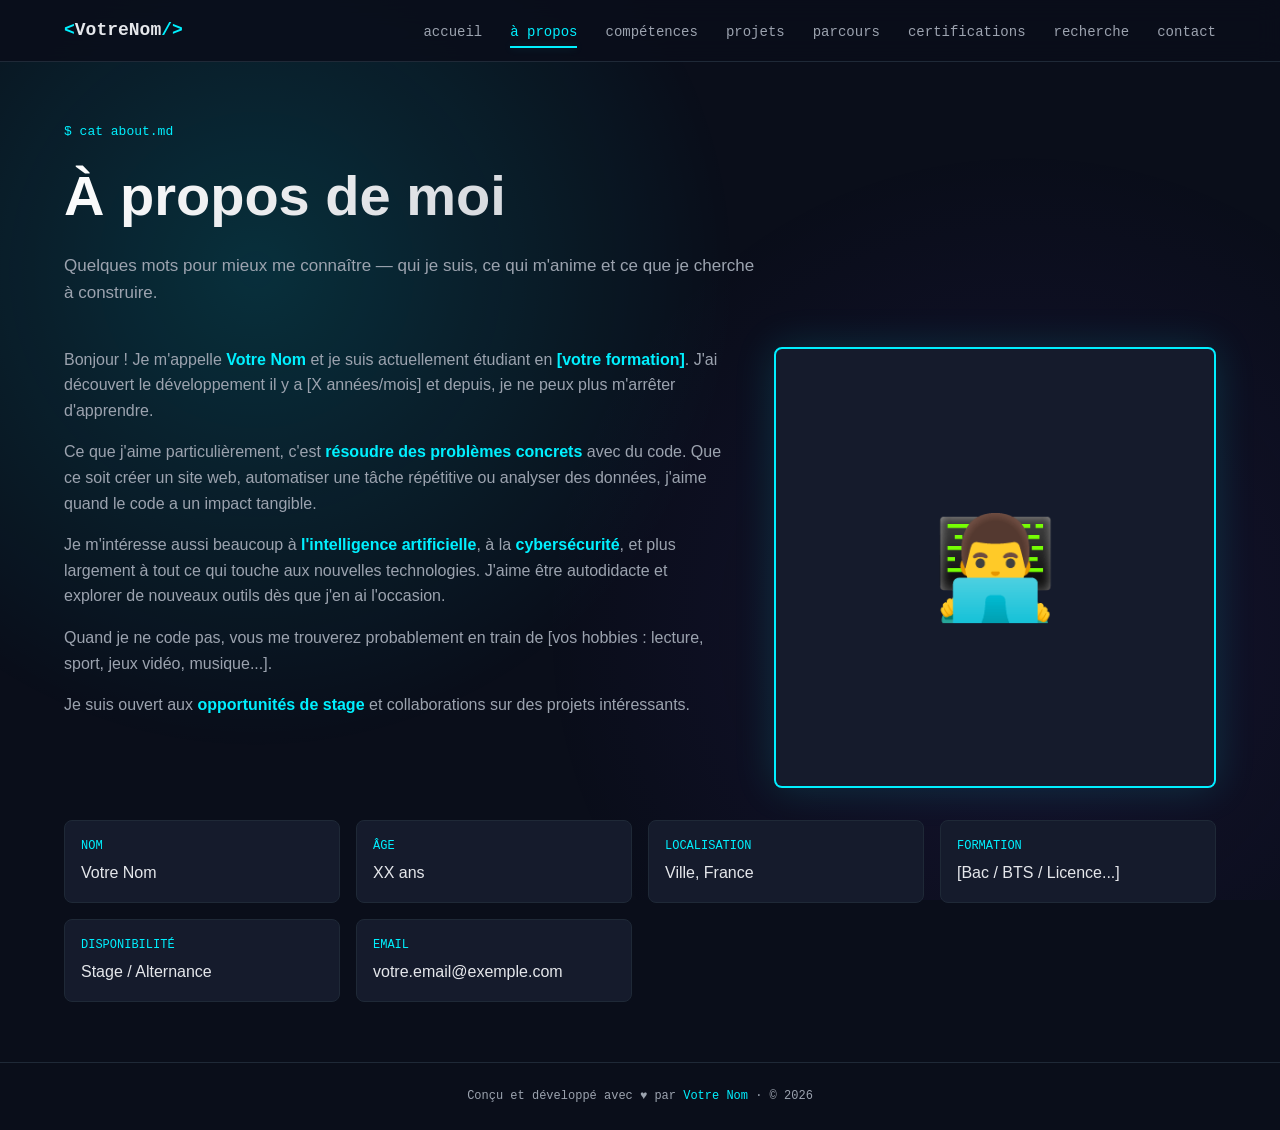
<file: about.html>
<!DOCTYPE html>
<html lang="fr">
<head>
<meta charset="UTF-8">
<meta name="viewport" content="width=device-width, initial-scale=1.0">
<title>À propos — Votre Nom</title>
<link rel="stylesheet" href="style.css">
</head>
<body>

<nav>
  <div class="nav-container">
    <a href="index.html" class="logo">&lt;<span>VotreNom</span>/&gt;</a>
    <ul class="nav-links">
      <li><a href="index.html">accueil</a></li>
      <li><a href="about.html">à propos</a></li>
      <li><a href="skills.html">compétences</a></li>
      <li><a href="projects.html">projets</a></li>
      <li><a href="experience.html">parcours</a></li>
      <li><a href="certifications.html">certifications</a></li>
      <li><a href="search.html">recherche</a></li>
      <li><a href="contact.html">contact</a></li>
    </ul>
    <button class="menu-toggle">☰</button>
  </div>
</nav>

<main>
  <section class="page-section">
    <div class="page-header">
      <div class="breadcrumb">$ cat about.md</div>
      <h1>À propos de moi</h1>
      <p>Quelques mots pour mieux me connaître — qui je suis, ce qui m'anime et ce que je cherche à construire.</p>
    </div>

    <div class="about-grid reveal">
      <div class="about-text">
        <p>Bonjour ! Je m'appelle <strong>Votre Nom</strong> et je suis actuellement étudiant en <strong>[votre formation]</strong>. J'ai découvert le développement il y a [X années/mois] et depuis, je ne peux plus m'arrêter d'apprendre.</p>
        <p>Ce que j'aime particulièrement, c'est <strong>résoudre des problèmes concrets</strong> avec du code. Que ce soit créer un site web, automatiser une tâche répétitive ou analyser des données, j'aime quand le code a un impact tangible.</p>
        <p>Je m'intéresse aussi beaucoup à <strong>l'intelligence artificielle</strong>, à la <strong>cybersécurité</strong>, et plus largement à tout ce qui touche aux nouvelles technologies. J'aime être autodidacte et explorer de nouveaux outils dès que j'en ai l'occasion.</p>
        <p>Quand je ne code pas, vous me trouverez probablement en train de [vos hobbies : lecture, sport, jeux vidéo, musique...].</p>
        <p>Je suis ouvert aux <strong>opportunités de stage</strong> et collaborations sur des projets intéressants.</p>
      </div>
      <div class="avatar"></div>
    </div>

    <div class="info-list reveal">
      <div class="info-item">
        <div class="label">Nom</div>
        <div class="value">Votre Nom</div>
      </div>
      <div class="info-item">
        <div class="label">Âge</div>
        <div class="value">XX ans</div>
      </div>
      <div class="info-item">
        <div class="label">Localisation</div>
        <div class="value">Ville, France</div>
      </div>
      <div class="info-item">
        <div class="label">Formation</div>
        <div class="value">[Bac / BTS / Licence...]</div>
      </div>
      <div class="info-item">
        <div class="label">Disponibilité</div>
        <div class="value">Stage / Alternance</div>
      </div>
      <div class="info-item">
        <div class="label">Email</div>
        <div class="value">votre.email@exemple.com</div>
      </div>
    </div>
  </section>
</main>

<footer>
  Conçu et développé avec ♥ par <a href="index.html">Votre Nom</a> · © 2026
</footer>

<script src="script.js"></script>
</body>
</html>
</file>
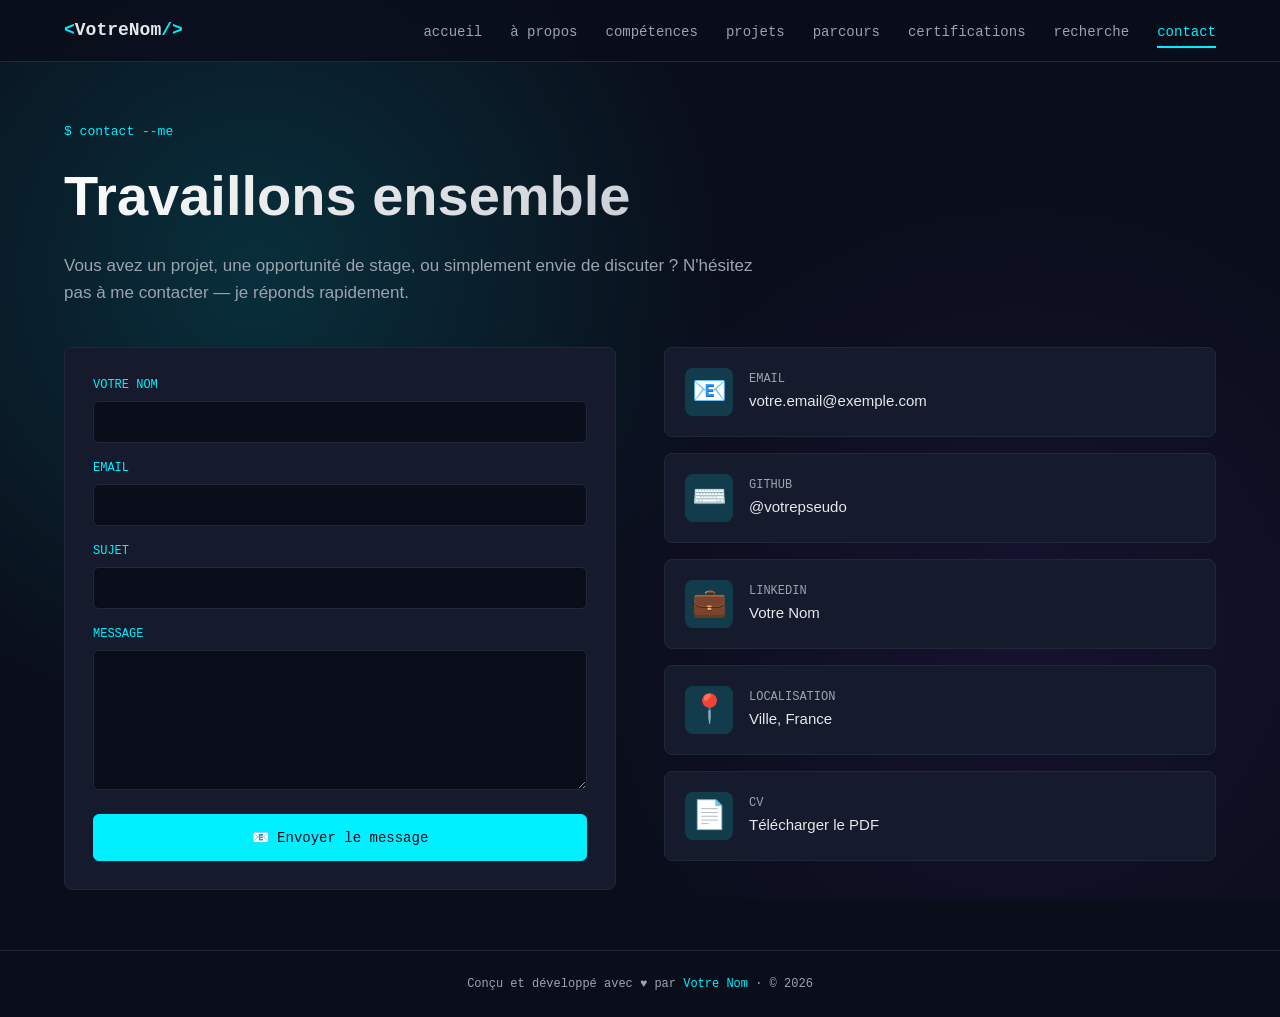
<file: contact.html>
<!DOCTYPE html>
<html lang="fr">
<head>
<meta charset="UTF-8">
<meta name="viewport" content="width=device-width, initial-scale=1.0">
<title>Contact — Votre Nom</title>
<link rel="stylesheet" href="style.css">
</head>
<body>

<nav>
  <div class="nav-container">
    <a href="index.html" class="logo">&lt;<span>VotreNom</span>/&gt;</a>
    <ul class="nav-links">
      <li><a href="index.html">accueil</a></li>
      <li><a href="about.html">à propos</a></li>
      <li><a href="skills.html">compétences</a></li>
      <li><a href="projects.html">projets</a></li>
      <li><a href="experience.html">parcours</a></li>
      <li><a href="certifications.html">certifications</a></li>
      <li><a href="search.html">recherche</a></li>
      <li><a href="contact.html">contact</a></li>
    </ul>
    <button class="menu-toggle">☰</button>
  </div>
</nav>

<main>
  <section class="page-section">
    <div class="page-header">
      <div class="breadcrumb">$ contact --me</div>
      <h1>Travaillons ensemble</h1>
      <p>Vous avez un projet, une opportunité de stage, ou simplement envie de discuter ? N'hésitez pas à me contacter — je réponds rapidement.</p>
    </div>

    <div class="contact-grid reveal">
      <form class="contact-form" id="contactForm">
        <div class="form-group">
          <label for="name">Votre nom</label>
          <input type="text" id="name" required>
        </div>
        <div class="form-group">
          <label for="email">Email</label>
          <input type="email" id="email" required>
        </div>
        <div class="form-group">
          <label for="subject">Sujet</label>
          <input type="text" id="subject" required>
        </div>
        <div class="form-group">
          <label for="message">Message</label>
          <textarea id="message" required></textarea>
        </div>
        <button type="submit" class="btn btn-primary" style="width: 100%; justify-content: center;">📧 Envoyer le message</button>
      </form>

      <div class="contact-info">
        <a href="mailto:votre.email@exemple.com" class="contact-link">
          <div class="icon">📧</div>
          <div>
            <div class="label">Email</div>
            <div class="value">votre.email@exemple.com</div>
          </div>
        </a>
        <a href="https://github.com/votrepseudo" class="contact-link">
          <div class="icon">⌨️</div>
          <div>
            <div class="label">GitHub</div>
            <div class="value">@votrepseudo</div>
          </div>
        </a>
        <a href="https://linkedin.com/in/votre-profil" class="contact-link">
          <div class="icon">💼</div>
          <div>
            <div class="label">LinkedIn</div>
            <div class="value">Votre Nom</div>
          </div>
        </a>
        <a href="#" class="contact-link">
          <div class="icon">📍</div>
          <div>
            <div class="label">Localisation</div>
            <div class="value">Ville, France</div>
          </div>
        </a>
        <a href="#" class="contact-link">
          <div class="icon">📄</div>
          <div>
            <div class="label">CV</div>
            <div class="value">Télécharger le PDF</div>
          </div>
        </a>
      </div>
    </div>
  </section>
</main>

<footer>
  Conçu et développé avec ♥ par <a href="index.html">Votre Nom</a> · © 2026
</footer>

<script src="script.js"></script>
</body>
</html>
</file>
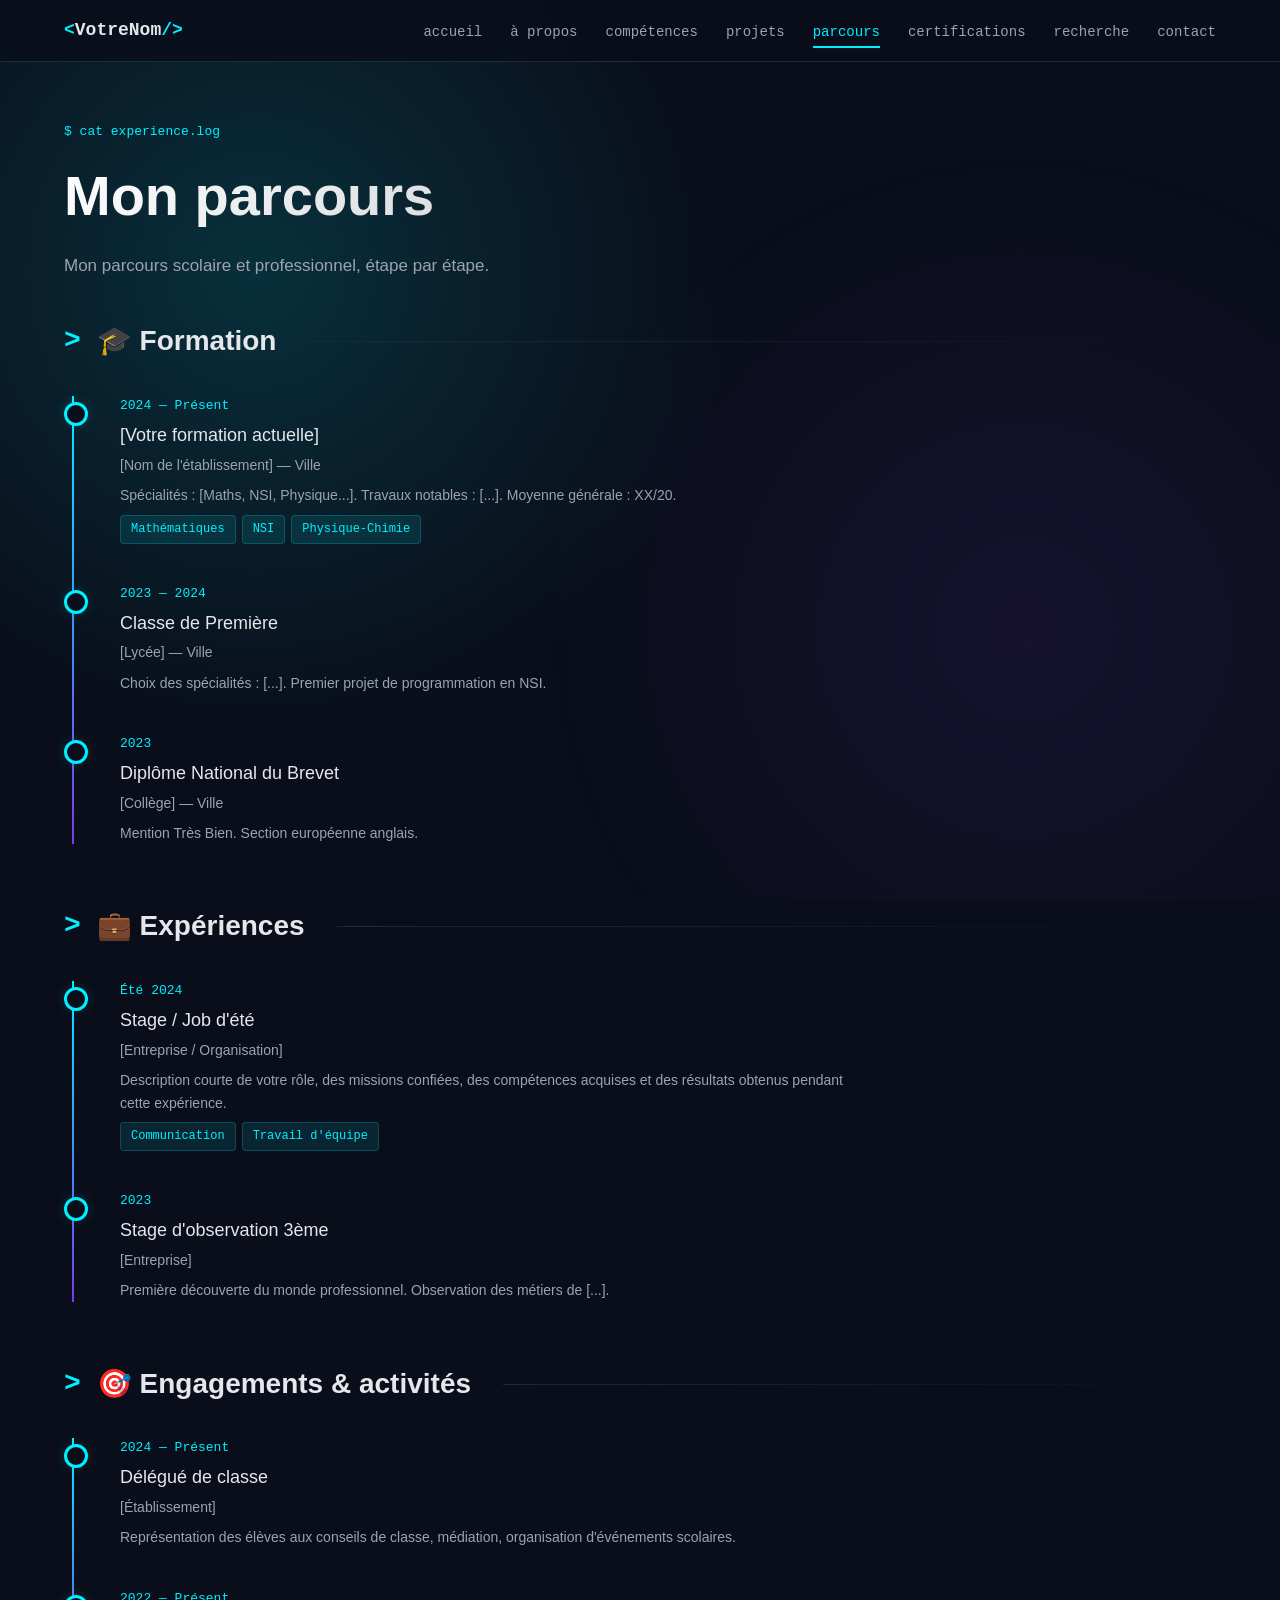
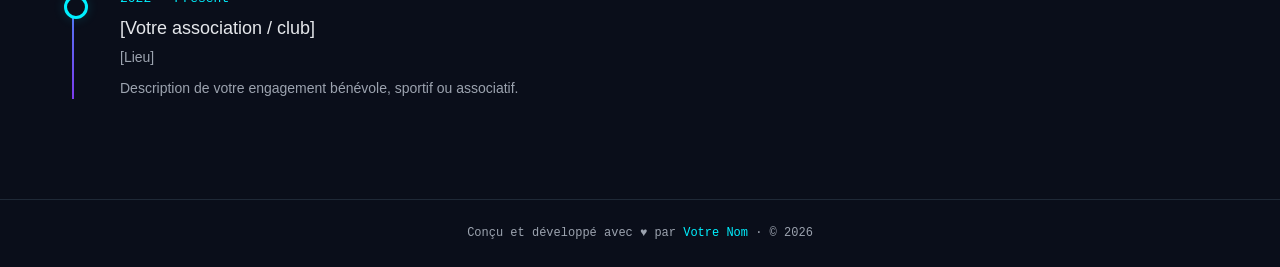
<file: experience.html>
<!DOCTYPE html>
<html lang="fr">
<head>
<meta charset="UTF-8">
<meta name="viewport" content="width=device-width, initial-scale=1.0">
<title>Parcours — Votre Nom</title>
<link rel="stylesheet" href="style.css">
</head>
<body>

<nav>
  <div class="nav-container">
    <a href="index.html" class="logo">&lt;<span>VotreNom</span>/&gt;</a>
    <ul class="nav-links">
      <li><a href="index.html">accueil</a></li>
      <li><a href="about.html">à propos</a></li>
      <li><a href="skills.html">compétences</a></li>
      <li><a href="projects.html">projets</a></li>
      <li><a href="experience.html">parcours</a></li>
      <li><a href="certifications.html">certifications</a></li>
      <li><a href="search.html">recherche</a></li>
      <li><a href="contact.html">contact</a></li>
    </ul>
    <button class="menu-toggle">☰</button>
  </div>
</nav>

<main>
  <section class="page-section">
    <div class="page-header">
      <div class="breadcrumb">$ cat experience.log</div>
      <h1>Mon parcours</h1>
      <p>Mon parcours scolaire et professionnel, étape par étape.</p>
    </div>

    <h2>🎓 Formation</h2>
    <div class="timeline reveal">
      <div class="timeline-item">
        <div class="timeline-date">2024 — Présent</div>
        <div class="timeline-title">[Votre formation actuelle]</div>
        <div class="timeline-place">[Nom de l'établissement] — Ville</div>
        <div class="timeline-desc">Spécialités : [Maths, NSI, Physique...]. Travaux notables : [...]. Moyenne générale : XX/20.</div>
        <div class="timeline-tags">
          <span class="tag">Mathématiques</span>
          <span class="tag">NSI</span>
          <span class="tag">Physique-Chimie</span>
        </div>
      </div>
      <div class="timeline-item">
        <div class="timeline-date">2023 — 2024</div>
        <div class="timeline-title">Classe de Première</div>
        <div class="timeline-place">[Lycée] — Ville</div>
        <div class="timeline-desc">Choix des spécialités : [...]. Premier projet de programmation en NSI.</div>
      </div>
      <div class="timeline-item">
        <div class="timeline-date">2023</div>
        <div class="timeline-title">Diplôme National du Brevet</div>
        <div class="timeline-place">[Collège] — Ville</div>
        <div class="timeline-desc">Mention Très Bien. Section européenne anglais.</div>
      </div>
    </div>

    <h2 style="margin-top: 60px;">💼 Expériences</h2>
    <div class="timeline reveal">
      <div class="timeline-item">
        <div class="timeline-date">Été 2024</div>
        <div class="timeline-title">Stage / Job d'été</div>
        <div class="timeline-place">[Entreprise / Organisation]</div>
        <div class="timeline-desc">Description courte de votre rôle, des missions confiées, des compétences acquises et des résultats obtenus pendant cette expérience.</div>
        <div class="timeline-tags">
          <span class="tag">Communication</span>
          <span class="tag">Travail d'équipe</span>
        </div>
      </div>
      <div class="timeline-item">
        <div class="timeline-date">2023</div>
        <div class="timeline-title">Stage d'observation 3ème</div>
        <div class="timeline-place">[Entreprise]</div>
        <div class="timeline-desc">Première découverte du monde professionnel. Observation des métiers de [...].</div>
      </div>
    </div>

    <h2 style="margin-top: 60px;">🎯 Engagements & activités</h2>
    <div class="timeline reveal">
      <div class="timeline-item">
        <div class="timeline-date">2024 — Présent</div>
        <div class="timeline-title">Délégué de classe</div>
        <div class="timeline-place">[Établissement]</div>
        <div class="timeline-desc">Représentation des élèves aux conseils de classe, médiation, organisation d'événements scolaires.</div>
      </div>
      <div class="timeline-item">
        <div class="timeline-date">2022 — Présent</div>
        <div class="timeline-title">[Votre association / club]</div>
        <div class="timeline-place">[Lieu]</div>
        <div class="timeline-desc">Description de votre engagement bénévole, sportif ou associatif.</div>
      </div>
    </div>
  </section>
</main>

<footer>
  Conçu et développé avec ♥ par <a href="index.html">Votre Nom</a> · © 2026
</footer>

<script src="script.js"></script>
</body>
</html>
</file>
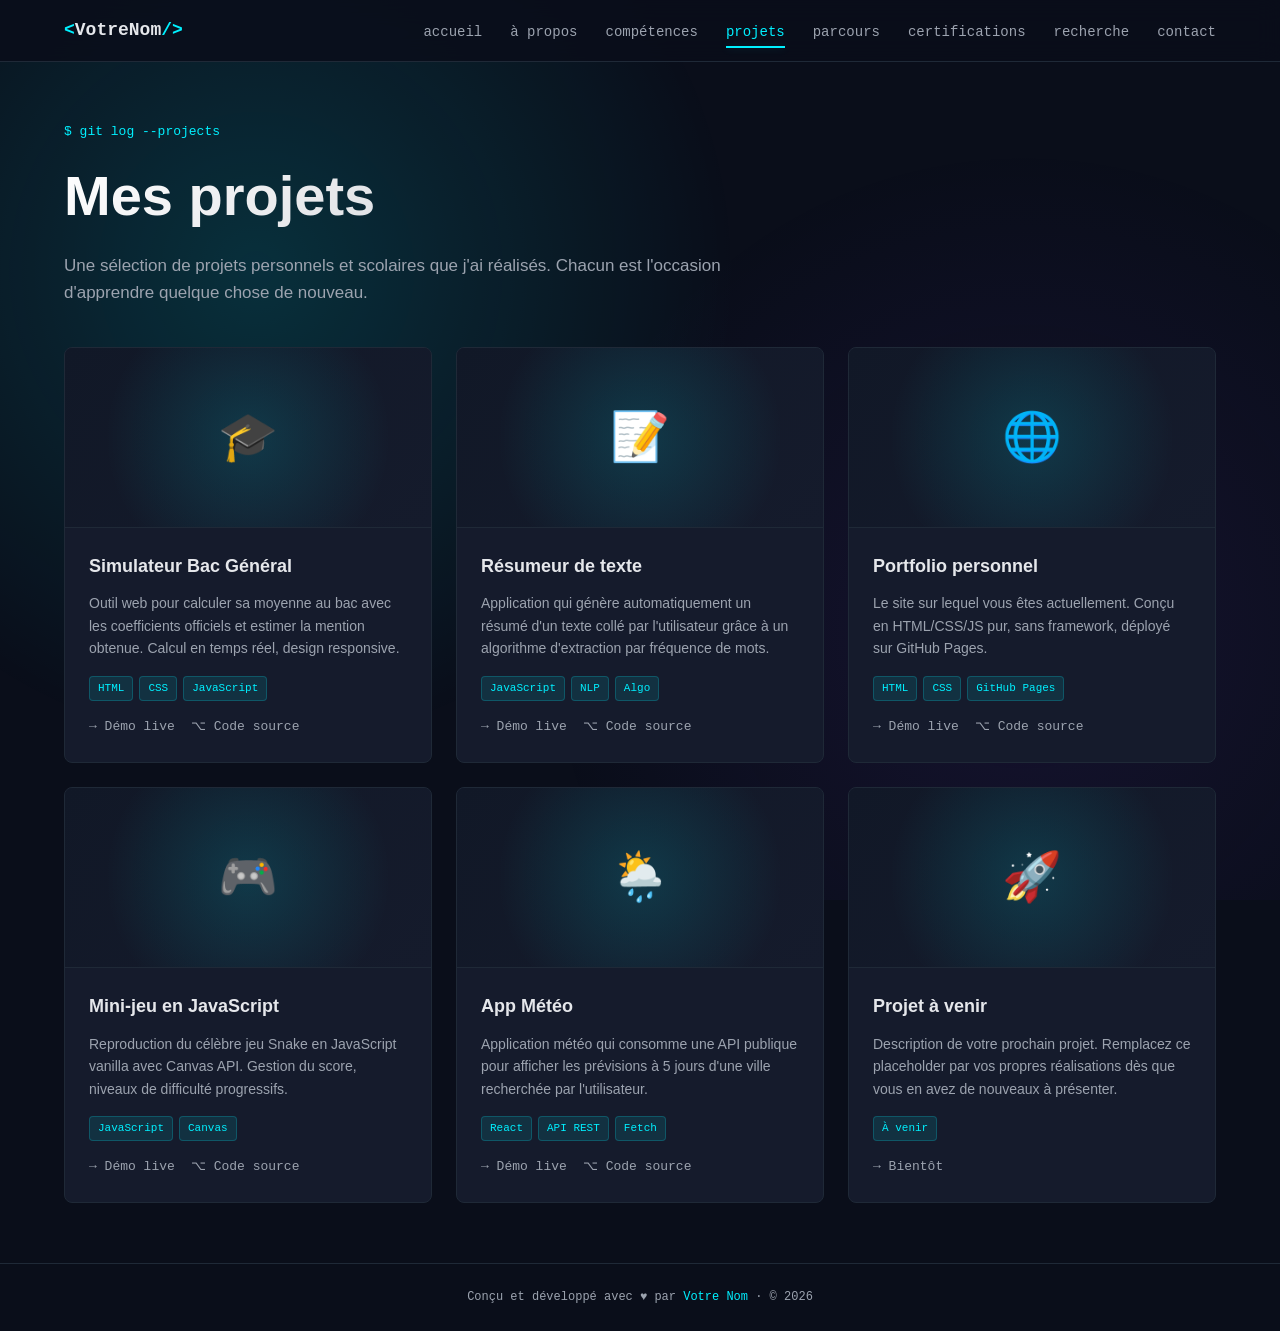
<file: projects.html>
<!DOCTYPE html>
<html lang="fr">
<head>
<meta charset="UTF-8">
<meta name="viewport" content="width=device-width, initial-scale=1.0">
<title>Projets — Votre Nom</title>
<link rel="stylesheet" href="style.css">
</head>
<body>

<nav>
  <div class="nav-container">
    <a href="index.html" class="logo">&lt;<span>VotreNom</span>/&gt;</a>
    <ul class="nav-links">
      <li><a href="index.html">accueil</a></li>
      <li><a href="about.html">à propos</a></li>
      <li><a href="skills.html">compétences</a></li>
      <li><a href="projects.html">projets</a></li>
      <li><a href="experience.html">parcours</a></li>
      <li><a href="certifications.html">certifications</a></li>
      <li><a href="search.html">recherche</a></li>
      <li><a href="contact.html">contact</a></li>
    </ul>
    <button class="menu-toggle">☰</button>
  </div>
</nav>

<main>
  <section class="page-section">
    <div class="page-header">
      <div class="breadcrumb">$ git log --projects</div>
      <h1>Mes projets</h1>
      <p>Une sélection de projets personnels et scolaires que j'ai réalisés. Chacun est l'occasion d'apprendre quelque chose de nouveau.</p>
    </div>

    <div class="projects-grid reveal">
      <article class="project-card">
        <div class="project-thumb"><span>🎓</span></div>
        <div class="project-body">
          <h3>Simulateur Bac Général</h3>
          <p>Outil web pour calculer sa moyenne au bac avec les coefficients officiels et estimer la mention obtenue. Calcul en temps réel, design responsive.</p>
          <div class="project-tech">
            <span class="tag">HTML</span>
            <span class="tag">CSS</span>
            <span class="tag">JavaScript</span>
          </div>
          <div class="project-links">
            <a href="#">→ Démo live</a>
            <a href="#">⌥ Code source</a>
          </div>
        </div>
      </article>

      <article class="project-card">
        <div class="project-thumb"><span>📝</span></div>
        <div class="project-body">
          <h3>Résumeur de texte</h3>
          <p>Application qui génère automatiquement un résumé d'un texte collé par l'utilisateur grâce à un algorithme d'extraction par fréquence de mots.</p>
          <div class="project-tech">
            <span class="tag">JavaScript</span>
            <span class="tag">NLP</span>
            <span class="tag">Algo</span>
          </div>
          <div class="project-links">
            <a href="#">→ Démo live</a>
            <a href="#">⌥ Code source</a>
          </div>
        </div>
      </article>

      <article class="project-card">
        <div class="project-thumb"><span>🌐</span></div>
        <div class="project-body">
          <h3>Portfolio personnel</h3>
          <p>Le site sur lequel vous êtes actuellement. Conçu en HTML/CSS/JS pur, sans framework, déployé sur GitHub Pages.</p>
          <div class="project-tech">
            <span class="tag">HTML</span>
            <span class="tag">CSS</span>
            <span class="tag">GitHub Pages</span>
          </div>
          <div class="project-links">
            <a href="#">→ Démo live</a>
            <a href="#">⌥ Code source</a>
          </div>
        </div>
      </article>

      <article class="project-card">
        <div class="project-thumb"><span>🎮</span></div>
        <div class="project-body">
          <h3>Mini-jeu en JavaScript</h3>
          <p>Reproduction du célèbre jeu Snake en JavaScript vanilla avec Canvas API. Gestion du score, niveaux de difficulté progressifs.</p>
          <div class="project-tech">
            <span class="tag">JavaScript</span>
            <span class="tag">Canvas</span>
          </div>
          <div class="project-links">
            <a href="#">→ Démo live</a>
            <a href="#">⌥ Code source</a>
          </div>
        </div>
      </article>

      <article class="project-card">
        <div class="project-thumb"><span>🌦️</span></div>
        <div class="project-body">
          <h3>App Météo</h3>
          <p>Application météo qui consomme une API publique pour afficher les prévisions à 5 jours d'une ville recherchée par l'utilisateur.</p>
          <div class="project-tech">
            <span class="tag">React</span>
            <span class="tag">API REST</span>
            <span class="tag">Fetch</span>
          </div>
          <div class="project-links">
            <a href="#">→ Démo live</a>
            <a href="#">⌥ Code source</a>
          </div>
        </div>
      </article>

      <article class="project-card">
        <div class="project-thumb"><span>🚀</span></div>
        <div class="project-body">
          <h3>Projet à venir</h3>
          <p>Description de votre prochain projet. Remplacez ce placeholder par vos propres réalisations dès que vous en avez de nouveaux à présenter.</p>
          <div class="project-tech">
            <span class="tag">À venir</span>
          </div>
          <div class="project-links">
            <a href="#">→ Bientôt</a>
          </div>
        </div>
      </article>
    </div>
  </section>
</main>

<footer>
  Conçu et développé avec ♥ par <a href="index.html">Votre Nom</a> · © 2026
</footer>

<script src="script.js"></script>
</body>
</html>
</file>
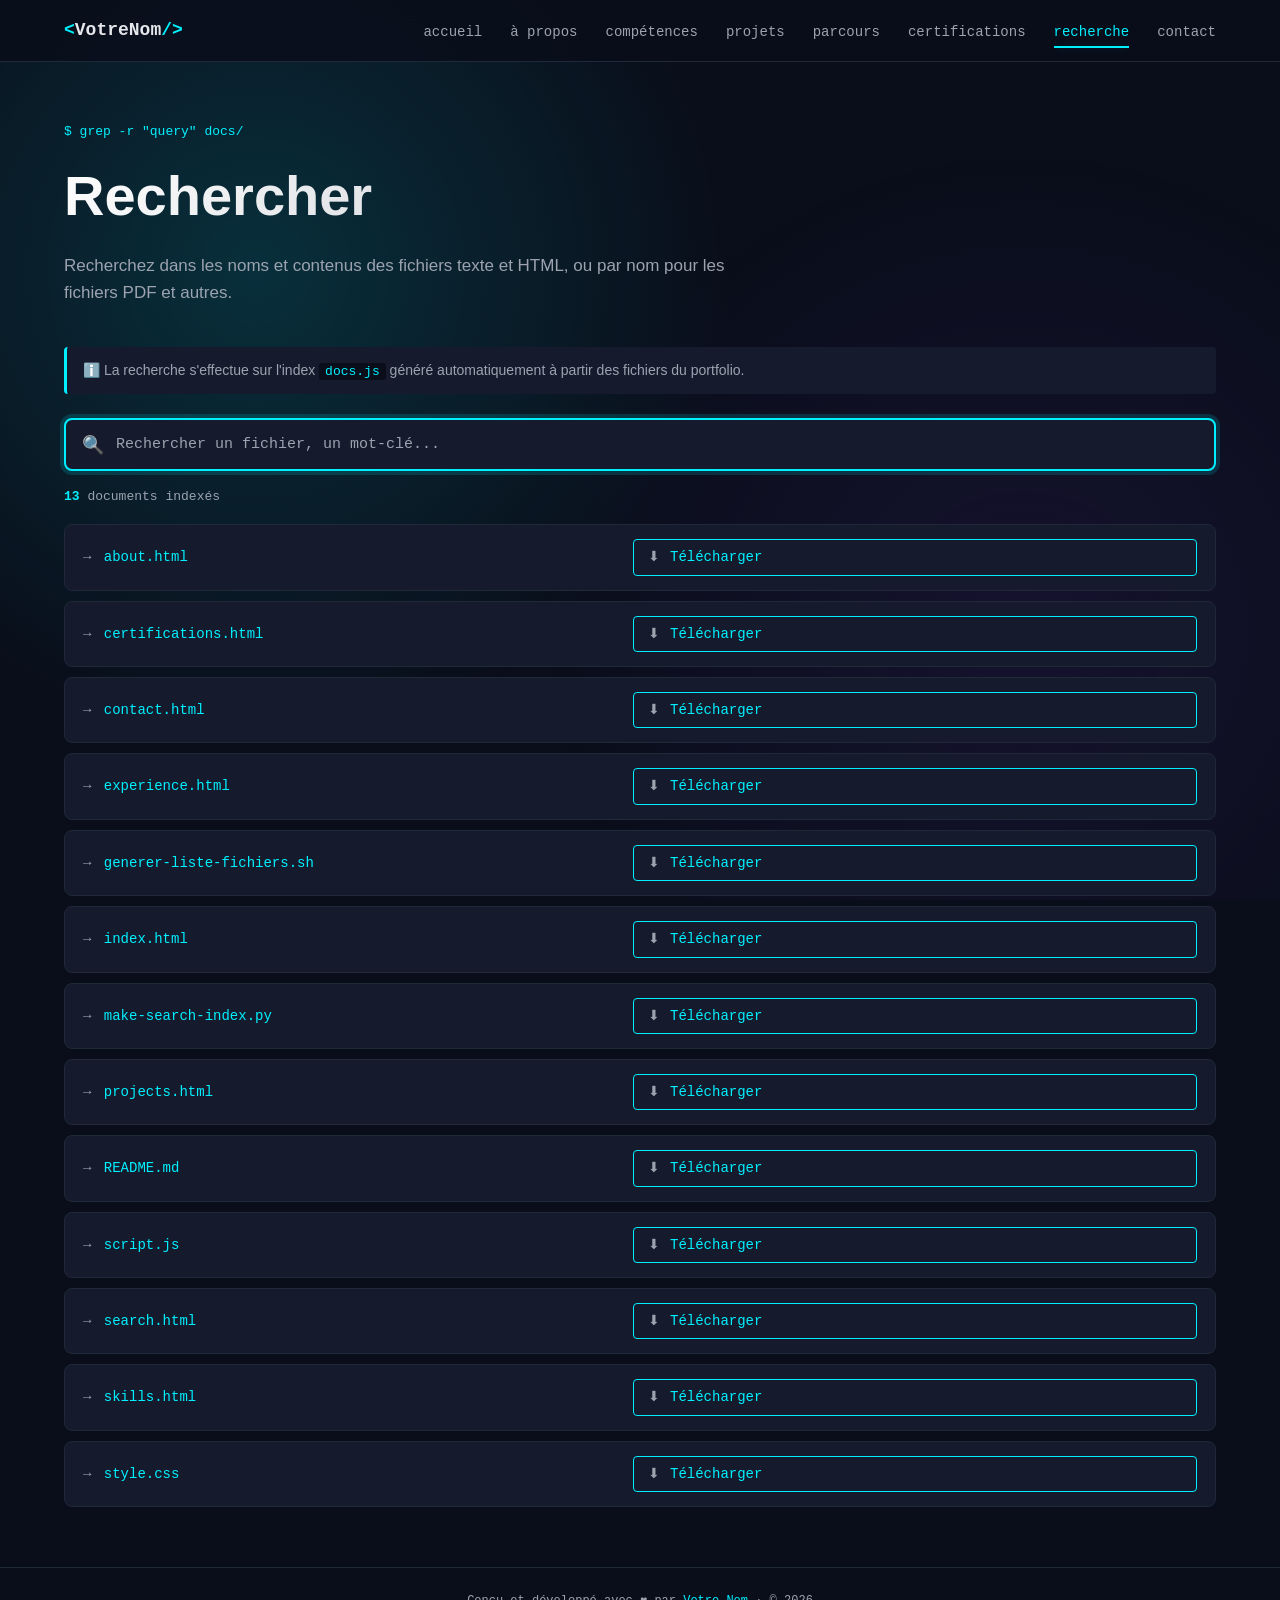
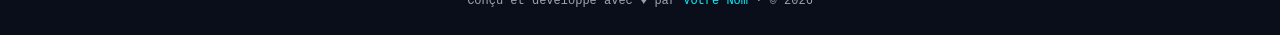
<file: search.html>
<!DOCTYPE html>
<html lang="fr">
<head>
<meta charset="UTF-8">
<meta name="viewport" content="width=device-width, initial-scale=1">
<title>Recherche — Votre Nom</title>
<meta name="description" content="Rechercher les noms ou les contenus des fichiers texte et .html mais uniquement les noms pour les .pdf et autres fichiers.">
<link rel="icon" href="favicon.png" type="image/png">
<link rel="stylesheet" href="style.css">
<style>
  /* ----- Search-specific styles (intégrés au thème sombre/tech) ----- */
  .search-box {
    position: relative;
    margin-bottom: 16px;
  }
  #search {
    width: 100%;
    box-sizing: border-box;
    padding: 16px 18px 16px 50px;
    font-size: 15px;
    font-family: 'JetBrains Mono', monospace;
    color: var(--text);
    background: var(--bg-card);
    border: 2px solid var(--border);
    border-radius: 8px;
    outline: none;
    transition: border-color 0.2s, box-shadow 0.2s;
  }
  #search::placeholder { color: var(--text-dim); }
  #search:focus {
    border-color: var(--accent);
    box-shadow: 0 0 0 4px var(--accent-glow);
  }
  .search-icon {
    position: absolute;
    left: 18px;
    top: 50%;
    transform: translateY(-50%);
    font-size: 18px;
    color: var(--accent);
    pointer-events: none;
  }

  #count {
    margin: 16px 0;
    font-family: 'JetBrains Mono', monospace;
    font-size: 13px;
    color: var(--text-dim);
  }
  #count strong { color: var(--accent); }

  /* Liste de résultats */
  #results ul {
    list-style: none;
    padding: 0;
    display: flex;
    flex-direction: column;
    gap: 10px;
  }
  #results li {
    background: var(--bg-card);
    border: 1px solid var(--border);
    border-radius: 8px;
    padding: 14px 18px;
    display: flex;
    align-items: center;
    justify-content: space-between;
    gap: 16px;
    transition: all 0.2s;
  }
  #results li:hover {
    border-color: var(--accent);
    transform: translateX(4px);
    box-shadow: 0 4px 16px rgba(0, 240, 255, 0.08);
  }
  #results a {
    color: var(--accent);
    text-decoration: none;
    font-family: 'JetBrains Mono', monospace;
    font-size: 14px;
    word-wrap: break-word;
    word-break: break-all;
    flex: 1;
    transition: color 0.2s;
  }
  #results a:hover {
    color: var(--text);
    text-decoration: none;
  }
  #results a::before {
    content: '→ ';
    color: var(--text-dim);
    margin-right: 4px;
  }

  /* Bouton Télécharger — version tech */
  .win98-btn {
    padding: 6px 14px;
    background: transparent;
    border: 1px solid var(--accent);
    border-radius: 4px;
    font-family: 'JetBrains Mono', monospace;
    font-size: 12px;
    text-decoration: none;
    display: inline-flex;
    align-items: center;
    gap: 6px;
    color: var(--accent) !important;
    transition: all 0.2s;
    flex-shrink: 0;
    cursor: pointer;
  }
  .win98-btn::before { content: '⬇'; }
  .win98-btn:hover {
    background: var(--accent);
    color: var(--bg) !important;
    box-shadow: 0 0 12px var(--accent-glow);
  }
  .win98-btn:active {
    transform: translateY(1px);
  }

  /* Annule le ::before sur le lien Télécharger */
  #results .win98-btn::before { content: '⬇'; }

  .info-banner {
    background: var(--bg-card);
    border-left: 3px solid var(--accent);
    border-radius: 4px;
    padding: 12px 16px;
    color: var(--text-dim);
    font-size: 14px;
    margin-bottom: 24px;
  }
  .info-banner code {
    color: var(--accent);
    font-family: 'JetBrains Mono', monospace;
    font-size: 13px;
    background: var(--bg);
    padding: 1px 6px;
    border-radius: 3px;
  }

  .empty-msg {
    text-align: center;
    padding: 40px 20px;
    color: var(--text-dim);
    font-family: 'JetBrains Mono', monospace;
    font-size: 14px;
  }
</style>
</head>
<body>

<nav>
  <div class="nav-container">
    <a href="index.html" class="logo">&lt;<span>VotreNom</span>/&gt;</a>
    <ul class="nav-links">
      <li><a href="index.html">accueil</a></li>
      <li><a href="about.html">à propos</a></li>
      <li><a href="skills.html">compétences</a></li>
      <li><a href="projects.html">projets</a></li>
      <li><a href="experience.html">parcours</a></li>
      <li><a href="certifications.html">certifications</a></li>
      <li><a href="search.html">recherche</a></li>
      <li><a href="contact.html">contact</a></li>
    </ul>
    <button class="menu-toggle">☰</button>
  </div>
</nav>

<main>
  <section class="page-section">
    <div class="page-header">
      <div class="breadcrumb">$ grep -r "query" docs/</div>
      <h1>Rechercher</h1>
      <p>Recherchez dans les noms et contenus des fichiers texte et HTML, ou par nom pour les fichiers PDF et autres.</p>
    </div>

    <div class="info-banner">
      ℹ️ La recherche s'effectue sur l'index <code>docs.js</code> généré automatiquement à partir des fichiers du portfolio.
    </div>

    <div class="search-box">
      <span class="search-icon">🔍</span>
      <input id="search" onkeyup="doSearch()" placeholder="Rechercher un fichier, un mot-clé..." aria-label="Champ de recherche" autofocus>
    </div>

    <div id="count"></div>
    <div id="results"></div>
  </section>
</main>

<footer>
  Conçu et développé avec ♥ par <a href="index.html">Votre Nom</a> · © 2026
</footer>

<!-- Inclusion automatique de l'index généré -->
<script src="docs.js"></script>
<script src="script.js"></script>

<script>
  // Debug : vérifier que docs est bien chargé
  if(typeof docs !== 'undefined') console.log('Index chargé :', docs.length + ' documents');

function doSearch() {
  var q = document.getElementById("search").value.toLowerCase();
  var out = "<ul>";
  var found = 0;

  if(typeof docs === 'undefined'){
    document.getElementById("count").innerHTML =
      '<span style="color:#ef4444">⚠️ docs.js introuvable — l\'index n\'est pas chargé.</span>';
    document.getElementById("results").innerHTML = '';
    return;
  }

  for (var i=0; i<docs.length; i++) {
    if (docs[i].content.toLowerCase().indexOf(q) !== -1) {
      out += "<li>"
          + "<a href='" + docs[i].url + "' target='_self'>" + docs[i].title + "</a>"
          + " <a href='" + docs[i].url + "' download class='win98-btn'>Télécharger</a>"
          + "</li>";
      found++;
    }
  }

  out += "</ul>";

  // Affichage du compteur
  if(q.length === 0){
    document.getElementById("count").innerHTML =
      '<strong>' + found + '</strong> document' + (found > 1 ? 's' : '') + ' indexé' + (found > 1 ? 's' : '');
  } else {
    document.getElementById("count").innerHTML = found > 0
      ? '<strong>' + found + '</strong> résultat' + (found > 1 ? 's' : '') + ' pour "<strong>' + q + '</strong>"'
      : '<span style="color:var(--text-dim)">Aucun résultat pour "<strong style="color:var(--accent)">' + q + '</strong>"</span>';
  }

  // Affichage des résultats
  document.getElementById("results").innerHTML = found > 0
    ? out
    : (q.length > 0 ? '<div class="empty-msg">🔍 Aucun fichier ne correspond à votre recherche.</div>' : '');

  // Sauvegarde
  sessionStorage.setItem("lastQuery", q);
  sessionStorage.setItem("lastResults", out);
  sessionStorage.setItem("lastCount", found);
}

// Au chargement de la page, restaurer la dernière recherche
window.addEventListener('load', function() {
  if (sessionStorage.getItem("lastQuery")) {
    document.getElementById("search").value = sessionStorage.getItem("lastQuery");
  }
  // Lancer la recherche pour afficher l'état actuel (ou la liste complète)
  doSearch();
});
</script>

</body>
</html>
</file>
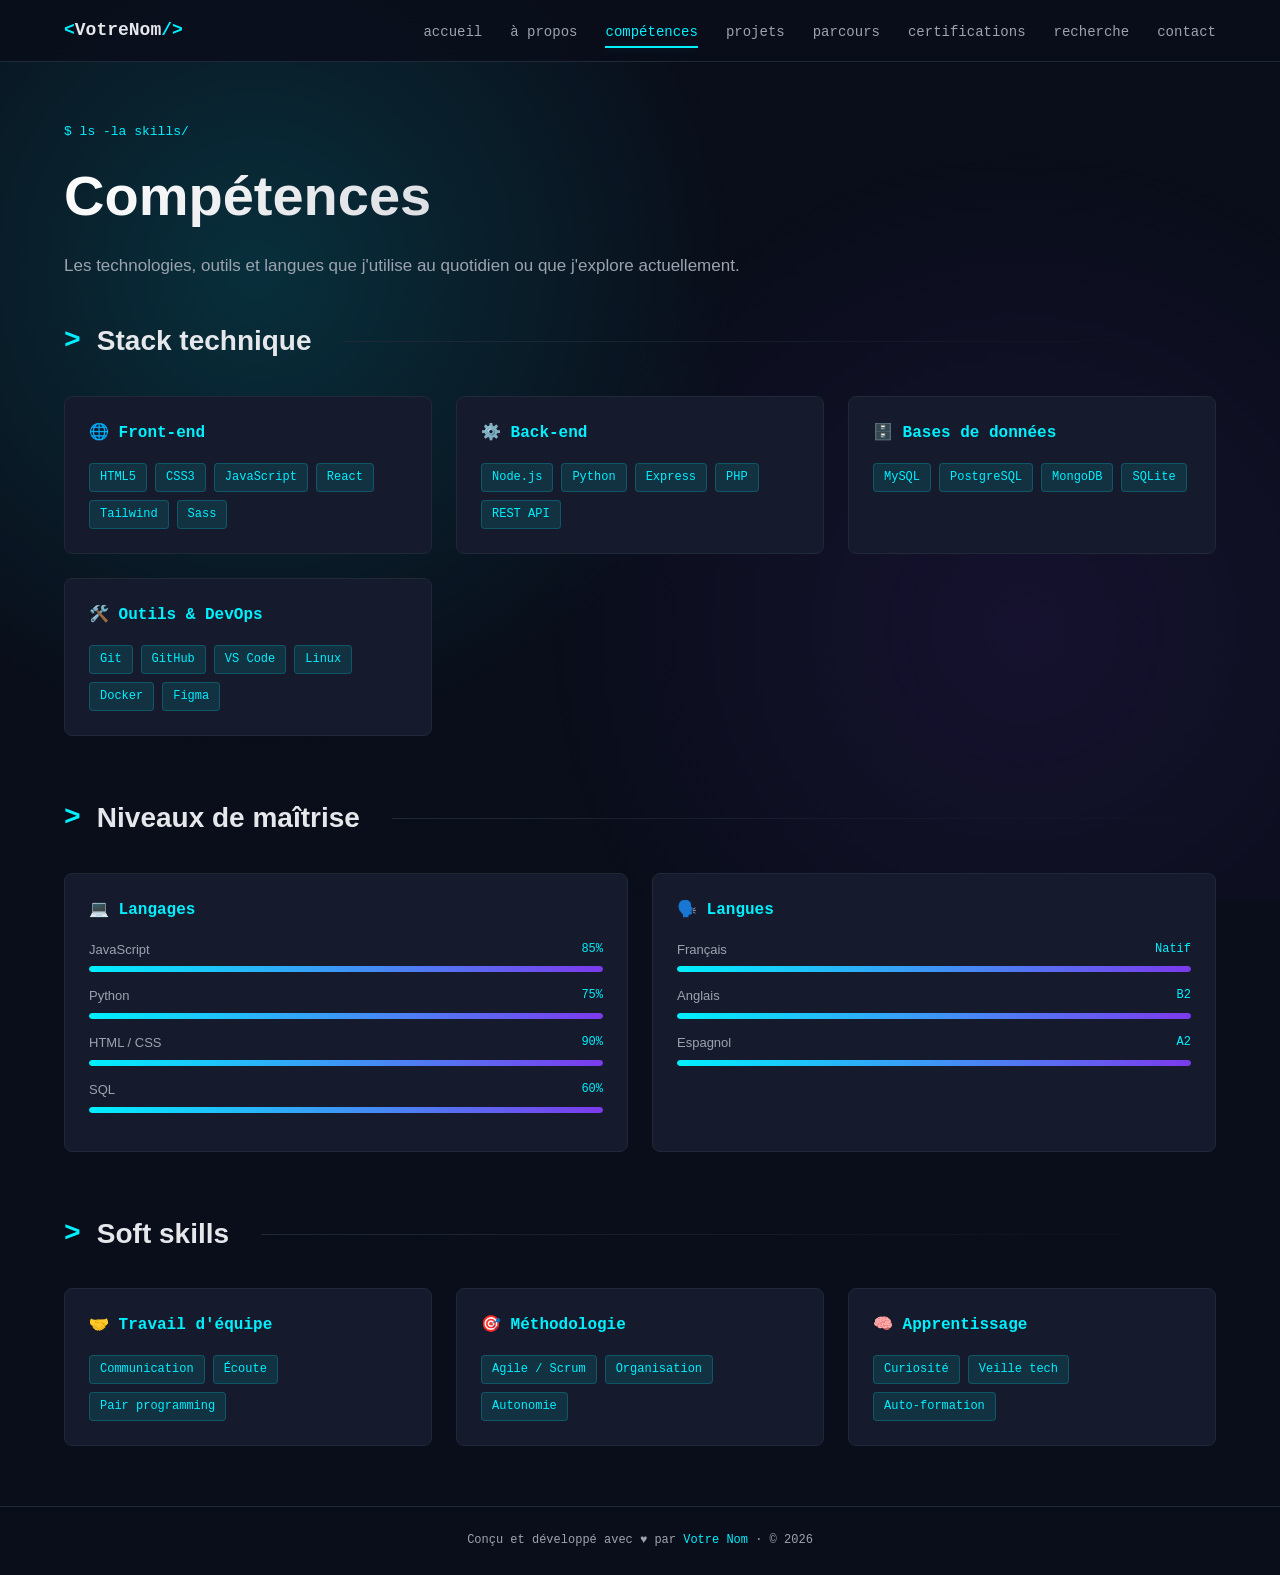
<file: skills.html>
<!DOCTYPE html>
<html lang="fr">
<head>
<meta charset="UTF-8">
<meta name="viewport" content="width=device-width, initial-scale=1.0">
<title>Compétences — Votre Nom</title>
<link rel="stylesheet" href="style.css">
</head>
<body>

<nav>
  <div class="nav-container">
    <a href="index.html" class="logo">&lt;<span>VotreNom</span>/&gt;</a>
    <ul class="nav-links">
      <li><a href="index.html">accueil</a></li>
      <li><a href="about.html">à propos</a></li>
      <li><a href="skills.html">compétences</a></li>
      <li><a href="projects.html">projets</a></li>
      <li><a href="experience.html">parcours</a></li>
      <li><a href="certifications.html">certifications</a></li>
      <li><a href="search.html">recherche</a></li>
      <li><a href="contact.html">contact</a></li>
    </ul>
    <button class="menu-toggle">☰</button>
  </div>
</nav>

<main>
  <section class="page-section">
    <div class="page-header">
      <div class="breadcrumb">$ ls -la skills/</div>
      <h1>Compétences</h1>
      <p>Les technologies, outils et langues que j'utilise au quotidien ou que j'explore actuellement.</p>
    </div>

    <h2>Stack technique</h2>
    <div class="skills-grid reveal">
      <div class="skill-card">
        <h3>🌐 Front-end</h3>
        <div class="skill-tags">
          <span class="tag">HTML5</span>
          <span class="tag">CSS3</span>
          <span class="tag">JavaScript</span>
          <span class="tag">React</span>
          <span class="tag">Tailwind</span>
          <span class="tag">Sass</span>
        </div>
      </div>
      <div class="skill-card">
        <h3>⚙️ Back-end</h3>
        <div class="skill-tags">
          <span class="tag">Node.js</span>
          <span class="tag">Python</span>
          <span class="tag">Express</span>
          <span class="tag">PHP</span>
          <span class="tag">REST API</span>
        </div>
      </div>
      <div class="skill-card">
        <h3>🗄️ Bases de données</h3>
        <div class="skill-tags">
          <span class="tag">MySQL</span>
          <span class="tag">PostgreSQL</span>
          <span class="tag">MongoDB</span>
          <span class="tag">SQLite</span>
        </div>
      </div>
      <div class="skill-card">
        <h3>🛠️ Outils & DevOps</h3>
        <div class="skill-tags">
          <span class="tag">Git</span>
          <span class="tag">GitHub</span>
          <span class="tag">VS Code</span>
          <span class="tag">Linux</span>
          <span class="tag">Docker</span>
          <span class="tag">Figma</span>
        </div>
      </div>
    </div>

    <h2 style="margin-top: 60px;">Niveaux de maîtrise</h2>
    <div class="skills-grid reveal">
      <div class="skill-card">
        <h3>💻 Langages</h3>
        <div class="skill-bar">
          <div class="skill-bar-row">
            <div class="label"><span>JavaScript</span><span>85%</span></div>
            <div class="bar-track"><div class="bar-fill" data-value="85"></div></div>
          </div>
          <div class="skill-bar-row">
            <div class="label"><span>Python</span><span>75%</span></div>
            <div class="bar-track"><div class="bar-fill" data-value="75"></div></div>
          </div>
          <div class="skill-bar-row">
            <div class="label"><span>HTML / CSS</span><span>90%</span></div>
            <div class="bar-track"><div class="bar-fill" data-value="90"></div></div>
          </div>
          <div class="skill-bar-row">
            <div class="label"><span>SQL</span><span>60%</span></div>
            <div class="bar-track"><div class="bar-fill" data-value="60"></div></div>
          </div>
        </div>
      </div>
      <div class="skill-card">
        <h3>🗣️ Langues</h3>
        <div class="skill-bar">
          <div class="skill-bar-row">
            <div class="label"><span>Français</span><span>Natif</span></div>
            <div class="bar-track"><div class="bar-fill" data-value="100"></div></div>
          </div>
          <div class="skill-bar-row">
            <div class="label"><span>Anglais</span><span>B2</span></div>
            <div class="bar-track"><div class="bar-fill" data-value="75"></div></div>
          </div>
          <div class="skill-bar-row">
            <div class="label"><span>Espagnol</span><span>A2</span></div>
            <div class="bar-track"><div class="bar-fill" data-value="35"></div></div>
          </div>
        </div>
      </div>
    </div>

    <h2 style="margin-top: 60px;">Soft skills</h2>
    <div class="skills-grid reveal">
      <div class="skill-card">
        <h3>🤝 Travail d'équipe</h3>
        <div class="skill-tags">
          <span class="tag">Communication</span>
          <span class="tag">Écoute</span>
          <span class="tag">Pair programming</span>
        </div>
      </div>
      <div class="skill-card">
        <h3>🎯 Méthodologie</h3>
        <div class="skill-tags">
          <span class="tag">Agile / Scrum</span>
          <span class="tag">Organisation</span>
          <span class="tag">Autonomie</span>
        </div>
      </div>
      <div class="skill-card">
        <h3>🧠 Apprentissage</h3>
        <div class="skill-tags">
          <span class="tag">Curiosité</span>
          <span class="tag">Veille tech</span>
          <span class="tag">Auto-formation</span>
        </div>
      </div>
    </div>
  </section>
</main>

<footer>
  Conçu et développé avec ♥ par <a href="index.html">Votre Nom</a> · © 2026
</footer>

<script src="script.js"></script>
</body>
</html>
</file>
<file: style.css>
/* ---------- RESET & BASE ---------- */
* { box-sizing: border-box; margin: 0; padding: 0; }
:root {
  --bg: #0a0e1a;
  --bg-soft: #111827;
  --bg-card: #151b2c;
  --border: #1f2937;
  --text: #e5e7eb;
  --text-dim: #9ca3af;
  --accent: #00f0ff;
  --accent-2: #7c3aed;
  --accent-glow: rgba(0, 240, 255, 0.15);
  --green: #10b981;
}
html { scroll-behavior: smooth; }
body {
  background: var(--bg);
  color: var(--text);
  font-family: 'Inter', -apple-system, BlinkMacSystemFont, sans-serif;
  line-height: 1.6;
  overflow-x: hidden;
  min-height: 100vh;
  display: flex;
  flex-direction: column;
}
body::before {
  content: '';
  position: fixed;
  top: 0; left: 0; right: 0; bottom: 0;
  background:
    radial-gradient(circle at 20% 30%, var(--accent-glow), transparent 40%),
    radial-gradient(circle at 80% 70%, rgba(124, 58, 237, 0.1), transparent 40%);
  pointer-events: none;
  z-index: 0;
}
main { flex: 1; }
.mono { font-family: 'JetBrains Mono', 'Fira Code', monospace; }

/* ---------- NAVBAR ---------- */
nav {
  position: sticky;
  top: 0;
  background: rgba(10, 14, 26, 0.85);
  backdrop-filter: blur(12px);
  border-bottom: 1px solid var(--border);
  z-index: 100;
  padding: 16px 0;
}
.nav-container {
  max-width: 1200px;
  margin: 0 auto;
  padding: 0 24px;
  display: flex;
  justify-content: space-between;
  align-items: center;
}
.logo {
  font-family: 'JetBrains Mono', monospace;
  font-weight: 700;
  font-size: 18px;
  color: var(--accent);
  text-decoration: none;
}
.logo span { color: var(--text); }
.nav-links {
  display: flex;
  gap: 28px;
  list-style: none;
}
.nav-links a {
  color: var(--text-dim);
  text-decoration: none;
  font-size: 14px;
  font-family: 'JetBrains Mono', monospace;
  transition: color 0.2s;
  padding: 6px 0;
  position: relative;
}
.nav-links a:hover { color: var(--accent); }
.nav-links a.active { color: var(--accent); }
.nav-links a.active::after {
  content: '';
  position: absolute;
  bottom: -2px;
  left: 0;
  right: 0;
  height: 2px;
  background: var(--accent);
  box-shadow: 0 0 8px var(--accent-glow);
}
.menu-toggle {
  display: none;
  background: none;
  border: none;
  color: var(--accent);
  font-size: 24px;
  cursor: pointer;
}

/* ---------- LAYOUT ---------- */
section, .page-section {
  max-width: 1200px;
  margin: 0 auto;
  padding: 60px 24px;
  position: relative;
  z-index: 1;
  width: 100%;
}
.page-header {
  margin-bottom: 40px;
}
.page-header .breadcrumb {
  color: var(--accent);
  font-family: 'JetBrains Mono', monospace;
  font-size: 13px;
  margin-bottom: 8px;
}
.page-header h1 {
  font-size: clamp(36px, 6vw, 56px);
  font-weight: 800;
  background: linear-gradient(135deg, #fff, #9ca3af);
  -webkit-background-clip: text;
  -webkit-text-fill-color: transparent;
  background-clip: text;
  margin-bottom: 12px;
}
.page-header p {
  color: var(--text-dim);
  font-size: 17px;
  max-width: 700px;
}
h2 {
  font-size: 28px;
  margin-bottom: 32px;
  display: flex;
  align-items: center;
  gap: 16px;
}
h2::before {
  content: '>';
  color: var(--accent);
  font-family: 'JetBrains Mono', monospace;
}
h2::after {
  content: '';
  flex: 1;
  height: 1px;
  background: linear-gradient(90deg, var(--border), transparent);
  margin-left: 16px;
}

/* ---------- HERO (home page) ---------- */
.hero {
  min-height: calc(100vh - 80px);
  display: flex;
  flex-direction: column;
  justify-content: center;
  max-width: 1200px;
  margin: 0 auto;
  padding: 60px 24px;
  position: relative;
  z-index: 1;
}
.hero-greeting {
  color: var(--accent);
  font-family: 'JetBrains Mono', monospace;
  margin-bottom: 16px;
  font-size: 14px;
}
.hero h1 {
  font-size: clamp(40px, 8vw, 80px);
  font-weight: 800;
  line-height: 1.1;
  margin-bottom: 16px;
  background: linear-gradient(135deg, #fff, #9ca3af);
  -webkit-background-clip: text;
  -webkit-text-fill-color: transparent;
  background-clip: text;
}
.hero h2 {
  font-size: clamp(28px, 5vw, 56px);
  color: var(--text-dim);
  margin-bottom: 24px;
  border: none;
  display: block;
}
.hero h2::before, .hero h2::after { display: none; }
.hero p {
  max-width: 600px;
  color: var(--text-dim);
  font-size: 17px;
  margin-bottom: 32px;
}
.hero-buttons {
  display: flex;
  gap: 16px;
  flex-wrap: wrap;
}

/* ---------- BUTTONS ---------- */
.btn {
  display: inline-flex;
  align-items: center;
  gap: 8px;
  padding: 14px 28px;
  border-radius: 6px;
  text-decoration: none;
  font-family: 'JetBrains Mono', monospace;
  font-size: 14px;
  transition: all 0.2s;
  cursor: pointer;
  border: 1px solid var(--accent);
  color: var(--accent);
  background: transparent;
}
.btn:hover {
  background: var(--accent-glow);
  transform: translateY(-2px);
  box-shadow: 0 0 20px var(--accent-glow);
}
.btn-primary {
  background: var(--accent);
  color: var(--bg);
}
.btn-primary:hover {
  background: transparent;
  color: var(--accent);
}

/* ---------- ABOUT ---------- */
.about-grid {
  display: grid;
  grid-template-columns: 3fr 2fr;
  gap: 48px;
  align-items: start;
}
.about-text p { margin-bottom: 16px; color: var(--text-dim); }
.about-text strong { color: var(--accent); font-weight: 600; }
.avatar {
  aspect-ratio: 1;
  border-radius: 8px;
  background: linear-gradient(135deg, var(--accent), var(--accent-2));
  position: relative;
  overflow: hidden;
  border: 2px solid var(--accent);
  box-shadow: 0 0 40px var(--accent-glow);
}
.avatar::before {
  content: '👨‍💻';
  position: absolute;
  inset: 0;
  display: flex;
  align-items: center;
  justify-content: center;
  font-size: 100px;
  background: var(--bg-card);
}

.info-list {
  margin-top: 32px;
  display: grid;
  grid-template-columns: repeat(auto-fit, minmax(240px, 1fr));
  gap: 16px;
}
.info-item {
  background: var(--bg-card);
  border: 1px solid var(--border);
  padding: 16px;
  border-radius: 8px;
}
.info-item .label {
  font-family: 'JetBrains Mono', monospace;
  color: var(--accent);
  font-size: 12px;
  text-transform: uppercase;
  margin-bottom: 4px;
}
.info-item .value { color: var(--text); }

/* ---------- SKILLS ---------- */
.skills-grid {
  display: grid;
  grid-template-columns: repeat(auto-fit, minmax(280px, 1fr));
  gap: 24px;
}
.skill-card {
  background: var(--bg-card);
  border: 1px solid var(--border);
  border-radius: 8px;
  padding: 24px;
  transition: all 0.3s;
}
.skill-card:hover {
  border-color: var(--accent);
  transform: translateY(-4px);
  box-shadow: 0 10px 30px rgba(0, 240, 255, 0.1);
}
.skill-card h3 {
  color: var(--accent);
  margin-bottom: 16px;
  font-size: 16px;
  font-family: 'JetBrains Mono', monospace;
  display: flex;
  align-items: center;
  gap: 8px;
}
.skill-tags {
  display: flex;
  flex-wrap: wrap;
  gap: 8px;
}
.tag {
  background: rgba(0, 240, 255, 0.1);
  color: var(--accent);
  padding: 4px 10px;
  border-radius: 4px;
  font-size: 12px;
  font-family: 'JetBrains Mono', monospace;
  border: 1px solid rgba(0, 240, 255, 0.2);
}
.skill-bar {
  margin-top: 12px;
}
.skill-bar-row {
  margin-bottom: 14px;
}
.skill-bar-row .label {
  display: flex;
  justify-content: space-between;
  font-size: 13px;
  margin-bottom: 6px;
  color: var(--text-dim);
}
.skill-bar-row .label span:last-child {
  color: var(--accent);
  font-family: 'JetBrains Mono', monospace;
  font-size: 12px;
}
.bar-track {
  height: 6px;
  background: var(--border);
  border-radius: 3px;
  overflow: hidden;
}
.bar-fill {
  height: 100%;
  background: linear-gradient(90deg, var(--accent), var(--accent-2));
  border-radius: 3px;
  transition: width 1s ease;
}

/* ---------- PROJECTS ---------- */
.projects-grid {
  display: grid;
  grid-template-columns: repeat(auto-fit, minmax(320px, 1fr));
  gap: 24px;
}
.project-card {
  background: var(--bg-card);
  border: 1px solid var(--border);
  border-radius: 8px;
  overflow: hidden;
  transition: all 0.3s;
  display: flex;
  flex-direction: column;
}
.project-card:hover {
  transform: translateY(-6px);
  border-color: var(--accent);
  box-shadow: 0 20px 40px rgba(0, 240, 255, 0.15);
}
.project-thumb {
  height: 180px;
  background: linear-gradient(135deg, var(--bg-soft), var(--bg-card));
  display: flex;
  align-items: center;
  justify-content: center;
  font-size: 48px;
  border-bottom: 1px solid var(--border);
  position: relative;
  overflow: hidden;
}
.project-thumb::before {
  content: '';
  position: absolute;
  inset: 0;
  background: radial-gradient(circle at center, var(--accent-glow), transparent 70%);
}
.project-thumb span { position: relative; z-index: 1; }
.project-body {
  padding: 24px;
  flex: 1;
  display: flex;
  flex-direction: column;
}
.project-body h3 {
  color: var(--text);
  margin-bottom: 12px;
  font-size: 18px;
}
.project-body p {
  color: var(--text-dim);
  font-size: 14px;
  margin-bottom: 16px;
  flex: 1;
}
.project-tech {
  display: flex;
  flex-wrap: wrap;
  gap: 6px;
  margin-bottom: 16px;
}
.project-tech .tag { font-size: 11px; padding: 3px 8px; }
.project-links {
  display: flex;
  gap: 16px;
  font-family: 'JetBrains Mono', monospace;
  font-size: 13px;
}
.project-links a {
  color: var(--text-dim);
  text-decoration: none;
  transition: color 0.2s;
}
.project-links a:hover { color: var(--accent); }

/* ---------- TIMELINE ---------- */
.timeline {
  position: relative;
  padding-left: 32px;
  max-width: 800px;
}
.timeline::before {
  content: '';
  position: absolute;
  left: 8px;
  top: 0;
  bottom: 0;
  width: 2px;
  background: linear-gradient(var(--accent), var(--accent-2));
}
.timeline-item {
  position: relative;
  margin-bottom: 40px;
  padding-left: 24px;
}
.timeline-item::before {
  content: '';
  position: absolute;
  left: -32px;
  top: 6px;
  width: 18px;
  height: 18px;
  border-radius: 50%;
  background: var(--bg);
  border: 3px solid var(--accent);
  box-shadow: 0 0 12px var(--accent-glow);
}
.timeline-date {
  color: var(--accent);
  font-family: 'JetBrains Mono', monospace;
  font-size: 13px;
  margin-bottom: 4px;
}
.timeline-title {
  font-size: 18px;
  margin-bottom: 4px;
  color: var(--text);
}
.timeline-place {
  color: var(--text-dim);
  font-size: 14px;
  margin-bottom: 8px;
}
.timeline-desc {
  color: var(--text-dim);
  font-size: 14px;
}
.timeline-tags {
  display: flex;
  flex-wrap: wrap;
  gap: 6px;
  margin-top: 8px;
}

/* ---------- CERTIFICATIONS ---------- */
.certs-grid {
  display: grid;
  grid-template-columns: repeat(auto-fit, minmax(300px, 1fr));
  gap: 20px;
}
.cert-card {
  background: var(--bg-card);
  border: 1px solid var(--border);
  border-radius: 8px;
  padding: 20px;
  display: flex;
  gap: 16px;
  align-items: center;
  transition: all 0.3s;
}
.cert-card:hover {
  border-color: var(--accent);
  transform: translateX(4px);
}
.cert-icon {
  width: 56px;
  height: 56px;
  border-radius: 8px;
  background: var(--accent-glow);
  display: flex;
  align-items: center;
  justify-content: center;
  font-size: 28px;
  flex-shrink: 0;
}
.cert-info { flex: 1; }
.cert-info h4 {
  font-size: 15px;
  margin-bottom: 4px;
  color: var(--text);
}
.cert-info p {
  color: var(--text-dim);
  font-size: 13px;
  margin: 0;
}
.cert-info .cert-date {
  font-family: 'JetBrains Mono', monospace;
  color: var(--accent);
  font-size: 12px;
  margin-top: 6px;
}

/* ---------- CONTACT ---------- */
.contact-grid {
  display: grid;
  grid-template-columns: 1fr 1fr;
  gap: 48px;
  align-items: start;
}
.contact-form {
  background: var(--bg-card);
  border: 1px solid var(--border);
  border-radius: 8px;
  padding: 28px;
}
.contact-form .form-group {
  margin-bottom: 16px;
}
.contact-form label {
  display: block;
  color: var(--accent);
  font-family: 'JetBrains Mono', monospace;
  font-size: 12px;
  margin-bottom: 6px;
  text-transform: uppercase;
}
.contact-form input,
.contact-form textarea {
  width: 100%;
  padding: 12px;
  background: var(--bg);
  border: 1px solid var(--border);
  border-radius: 6px;
  color: var(--text);
  font-family: inherit;
  font-size: 14px;
  transition: border-color 0.2s;
}
.contact-form input:focus,
.contact-form textarea:focus {
  outline: none;
  border-color: var(--accent);
}
.contact-form textarea { min-height: 140px; resize: vertical; }
.contact-info {
  display: flex;
  flex-direction: column;
  gap: 16px;
}
.contact-link {
  background: var(--bg-card);
  border: 1px solid var(--border);
  border-radius: 8px;
  padding: 20px;
  display: flex;
  align-items: center;
  gap: 16px;
  text-decoration: none;
  color: var(--text);
  transition: all 0.3s;
}
.contact-link:hover {
  border-color: var(--accent);
  transform: translateX(4px);
}
.contact-link .icon {
  font-size: 28px;
  width: 48px;
  height: 48px;
  display: flex;
  align-items: center;
  justify-content: center;
  background: var(--accent-glow);
  border-radius: 8px;
}
.contact-link .label {
  font-family: 'JetBrains Mono', monospace;
  font-size: 12px;
  color: var(--text-dim);
  text-transform: uppercase;
}
.contact-link .value {
  color: var(--text);
  font-size: 15px;
}

/* ---------- FOOTER ---------- */
footer {
  padding: 24px;
  text-align: center;
  color: var(--text-dim);
  font-family: 'JetBrains Mono', monospace;
  font-size: 12px;
  border-top: 1px solid var(--border);
  margin-top: auto;
  position: relative;
  z-index: 1;
}
footer a { color: var(--accent); text-decoration: none; }

/* ---------- ANIMATIONS ---------- */
.reveal {
  opacity: 0;
  transform: translateY(30px);
  transition: opacity 0.6s, transform 0.6s;
}
.reveal.visible { opacity: 1; transform: translateY(0); }

.cursor {
  display: inline-block;
  width: 3px;
  height: 1em;
  background: var(--accent);
  vertical-align: text-bottom;
  animation: blink 1s infinite;
  margin-left: 4px;
}
@keyframes blink { 50% { opacity: 0; } }

/* ---------- RESPONSIVE ---------- */
@media (max-width: 768px) {
  .nav-links {
    display: none;
    position: absolute;
    top: 60px;
    right: 24px;
    flex-direction: column;
    background: var(--bg-soft);
    padding: 16px;
    border-radius: 8px;
    border: 1px solid var(--border);
    gap: 12px;
  }
  .nav-links.open { display: flex; }
  .menu-toggle { display: block; }
  .about-grid, .contact-grid { grid-template-columns: 1fr; }
  .avatar { max-width: 250px; margin: 0 auto; }
}
</file>
